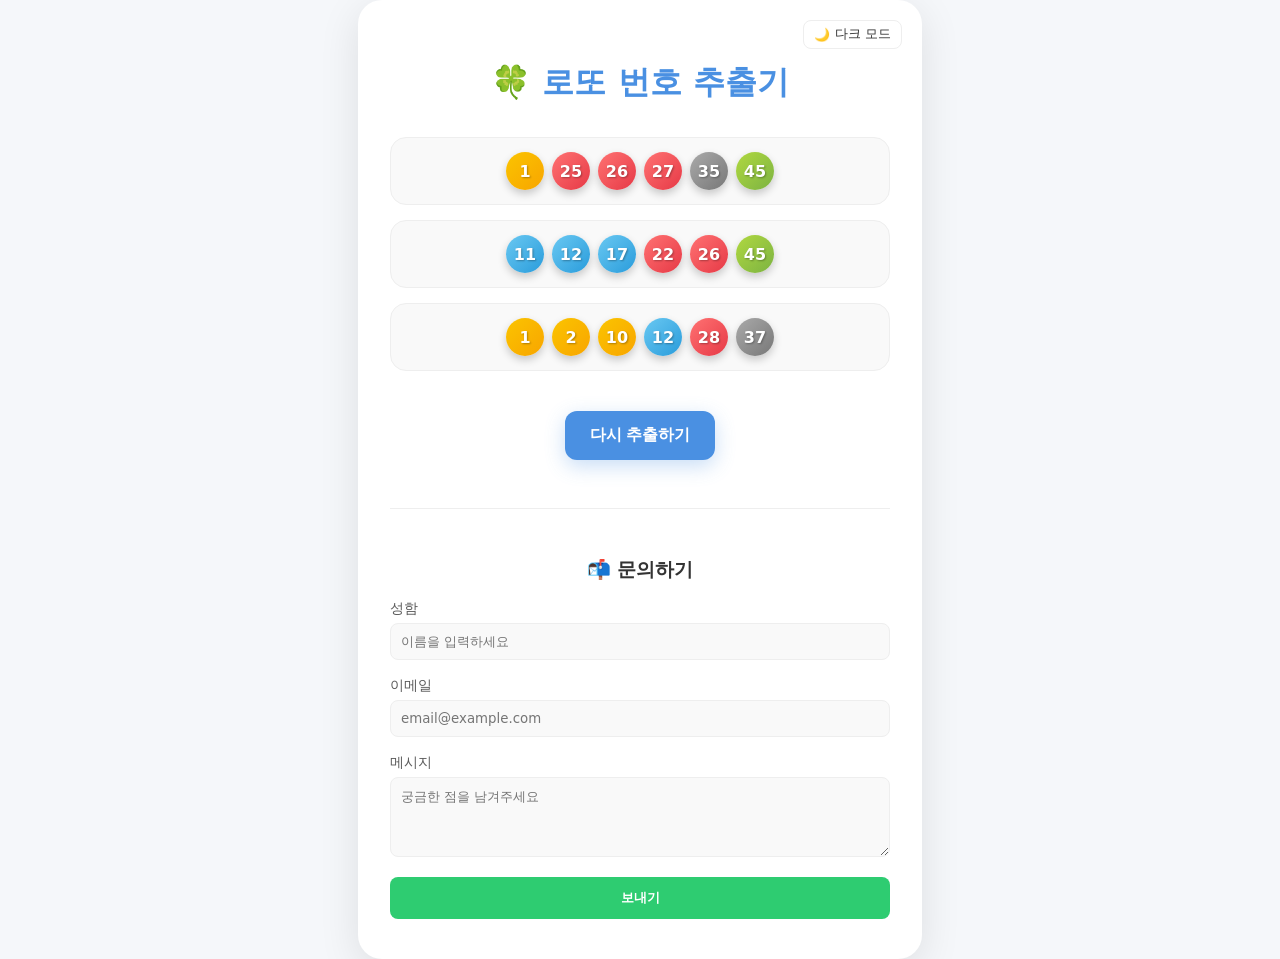
<file: index.html>
<!DOCTYPE html>
<html lang="ko">
<head>
    <meta charset="UTF-8">
    <meta name="viewport" content="width=device-width, initial-scale=1.0">
    <title>로또 번호 추출기 - 결과</title>
    <style>
        :root {
            --primary-color: #4a90e2;
            --bg-color: #f5f7fa;
            --card-bg: #ffffff;
            --text-color: #333;
            --set-bg: #f9f9f9;
            --border-color: #eee;
            --shadow: rgba(0,0,0,0.1);
        }

        body.dark-mode {
            --bg-color: #121212;
            --card-bg: #1e1e1e;
            --text-color: #e0e0e0;
            --set-bg: #2a2a2a;
            --border-color: #333;
            --shadow: rgba(0,0,0,0.4);
        }

        body {
            font-family: 'Pretendard', -apple-system, BlinkMacSystemFont, system-ui, Roboto, sans-serif;
            background-color: var(--bg-color);
            color: var(--text-color);
            display: flex;
            justify-content: center;
            align-items: center;
            min-height: 100vh;
            margin: 0;
            transition: background-color 0.3s, color 0.3s;
        }

        .container {
            position: relative;
            background-color: var(--card-bg);
            padding: 2.5rem 2rem;
            border-radius: 24px;
            box-shadow: 0 10px 40px var(--shadow);
            text-align: center;
            max-width: 500px;
            width: 95%;
            transition: background-color 0.3s, box-shadow 0.3s;
        }

        .theme-btn {
            position: absolute;
            top: 20px;
            right: 20px;
            background: none;
            border: 1px solid var(--border-color);
            color: var(--text-color);
            padding: 5px 10px;
            border-radius: 8px;
            cursor: pointer;
            font-size: 0.8rem;
            display: flex;
            align-items: center;
            gap: 5px;
        }

        h1 {
            margin-bottom: 2rem;
            color: var(--primary-color);
            font-weight: 800;
        }

        .lotto-container {
            display: flex;
            flex-direction: column;
            gap: 15px;
            margin-bottom: 2.5rem;
        }

        .lotto-set {
            display: flex;
            justify-content: center;
            gap: 8px;
            padding: 14px;
            background: var(--set-bg);
            border-radius: 16px;
            border: 1px solid var(--border-color);
        }

        .ball {
            width: 38px;
            height: 38px;
            border-radius: 50%;
            display: flex;
            justify-content: center;
            align-items: center;
            color: white;
            font-weight: bold;
            font-size: 1rem;
            box-shadow: 0 4px 8px rgba(0,0,0,0.2);
            text-shadow: 1px 1px 2px rgba(0,0,0,0.3);
        }

        .ball-10 { background: linear-gradient(135deg, #fbc400, #f8a500); }
        .ball-20 { background: linear-gradient(135deg, #69c8f2, #2a9cdb); }
        .ball-30 { background: linear-gradient(135deg, #ff7272, #e63946); }
        .ball-40 { background: linear-gradient(135deg, #aaaaaa, #777777); }
        .ball-50 { background: linear-gradient(135deg, #b0d840, #7cb342); }

        .btn-group {
            display: flex;
            gap: 10px;
            justify-content: center;
        }

        .action-btn {
            background-color: var(--primary-color);
            color: white;
            border: none;
            padding: 14px 25px;
            font-size: 1rem;
            font-weight: 600;
            border-radius: 12px;
            cursor: pointer;
            box-shadow: 0 6px 20px rgba(74, 144, 226, 0.3);
            transition: all 0.2s ease;
        }

        .action-btn:hover {
            transform: translateY(-2px);
            opacity: 0.9;
        }

        @media (max-width: 420px) {
            .ball { width: 34px; height: 34px; font-size: 0.9rem; }
        }

        /* 문의 폼 스타일 */
        .contact-section {
            margin-top: 3rem;
            padding-top: 2rem;
            border-top: 1px solid var(--border-color);
            text-align: left;
        }

        .contact-section h2 {
            font-size: 1.2rem;
            margin-bottom: 1rem;
            color: var(--text-color);
            text-align: center;
        }

        .form-group {
            margin-bottom: 1rem;
        }

        .form-group label {
            display: block;
            font-size: 0.9rem;
            margin-bottom: 0.3rem;
            color: var(--text-color);
            opacity: 0.8;
        }

        .form-group input, .form-group textarea {
            width: 100%;
            padding: 10px;
            border-radius: 8px;
            border: 1px solid var(--border-color);
            background-color: var(--set-bg);
            color: var(--text-color);
            font-family: inherit;
            box-sizing: border-box;
        }

        .form-group textarea {
            height: 80px;
            resize: vertical;
        }

        .submit-btn {
            width: 100%;
            background-color: #2ecc71;
            color: white;
            border: none;
            padding: 12px;
            border-radius: 8px;
            font-weight: 600;
            cursor: pointer;
            transition: background-color 0.2s;
        }

        .submit-btn:hover {
            background-color: #27ae60;
        }
    </style>
</head>
<body class="light-mode">

    <div class="container">
        <button class="theme-btn" onclick="toggleTheme()" id="theme-toggle">
            <span id="theme-icon">🌙</span> <span id="theme-text">다크 모드</span>
        </button>
        
        <h1>🍀 로또 번호 추출기</h1>
        <div id="lotto-display" class="lotto-container"></div>
        
        <div class="btn-group">
            <button class="action-btn" onclick="renderLottoSets()">다시 추출하기</button>
        </div>

        <!-- 문의하기 섹션 추가 -->
        <div class="contact-section">
            <h2>📬 문의하기</h2>
            <form action="https://formspree.io/f/xojnzoze" method="POST">
                <div class="form-group">
                    <label>성함</label>
                    <input type="text" name="name" placeholder="이름을 입력하세요" required>
                </div>
                <div class="form-group">
                    <label>이메일</label>
                    <input type="email" name="_replyto" placeholder="email@example.com" required>
                </div>
                <div class="form-group">
                    <label>메시지</label>
                    <textarea name="message" placeholder="궁금한 점을 남겨주세요" required></textarea>
                </div>
                <button type="submit" class="submit-btn">보내기</button>
            </form>
        </div>
    </div>

    <script>
        function toggleTheme() {
            const body = document.body;
            const themeIcon = document.getElementById('theme-icon');
            const themeText = document.getElementById('theme-text');
            
            if (body.classList.contains('dark-mode')) {
                body.classList.remove('dark-mode');
                themeIcon.innerText = '🌙';
                themeText.innerText = '다크 모드';
                localStorage.setItem('theme', 'light');
            } else {
                body.classList.add('dark-mode');
                themeIcon.innerText = '☀️';
                themeText.innerText = '라이트 모드';
                localStorage.setItem('theme', 'dark');
            }
        }

        window.onload = function() {
            if (localStorage.getItem('theme') === 'dark') {
                document.body.classList.add('dark-mode');
                document.getElementById('theme-icon').innerText = '☀️';
                document.getElementById('theme-text').innerText = '라이트 모드';
            }
            renderLottoSets();
        };

        function getBallColorClass(num) {
            if (num <= 10) return 'ball-10';
            if (num <= 20) return 'ball-20';
            if (num <= 30) return 'ball-30';
            if (num <= 40) return 'ball-40';
            return 'ball-50';
        }

        function generateSingleSet() {
            const numbers = new Set();
            while (numbers.size < 6) {
                const num = Math.floor(Math.random() * 45) + 1;
                numbers.add(num);
            }
            return Array.from(numbers).sort((a, b) => a - b);
        }

        function renderLottoSets() {
            const display = document.getElementById('lotto-display');
            display.innerHTML = '';
            for (let i = 0; i < 3; i++) {
                const set = generateSingleSet();
                const setDiv = document.createElement('div');
                setDiv.className = 'lotto-set';
                set.forEach(num => {
                    const ball = document.createElement('div');
                    ball.className = `ball ${getBallColorClass(num)}`;
                    ball.innerText = num;
                    setDiv.appendChild(ball);
                });
                display.appendChild(setDiv);
            }
        }
    </script>
</body>
</html>
</file>
